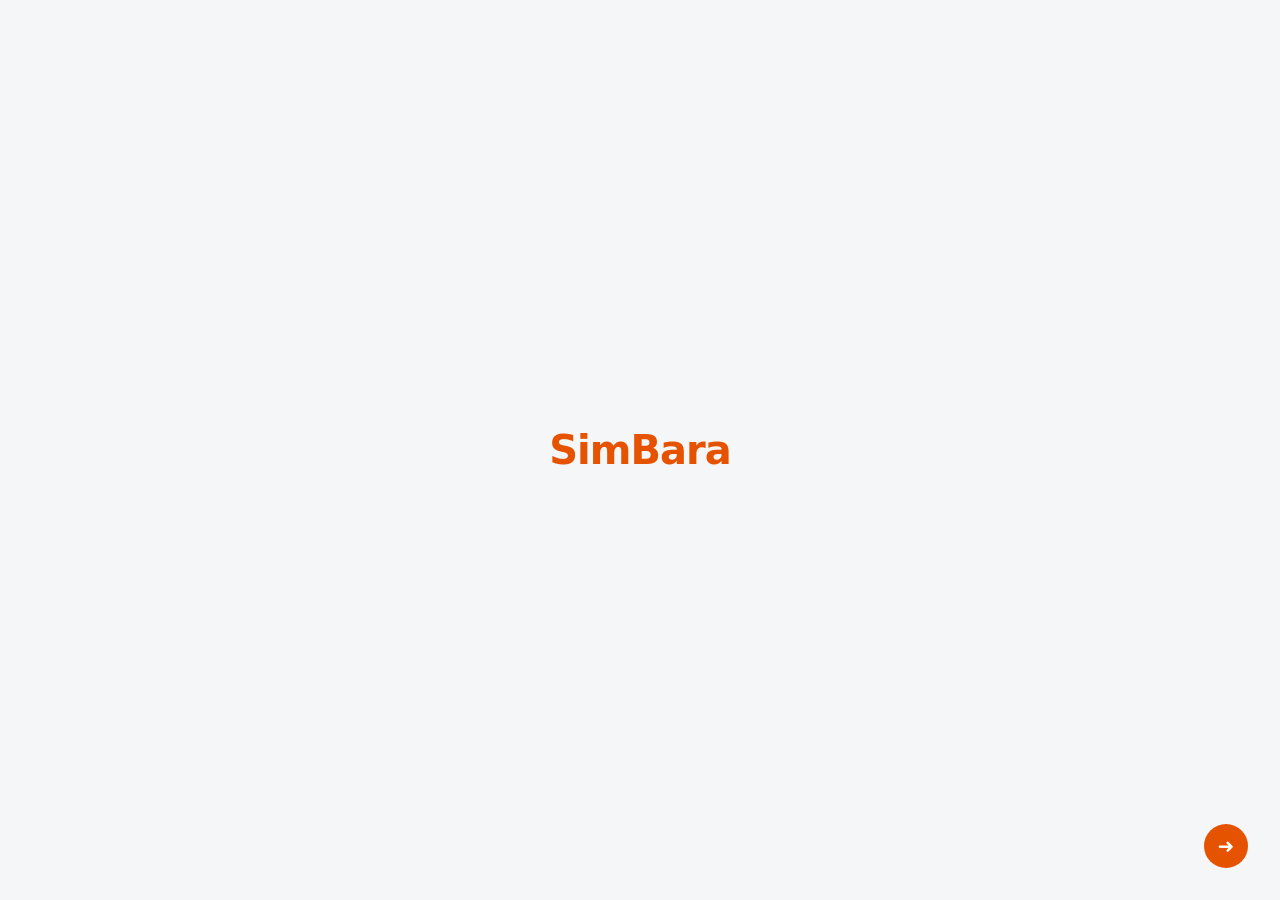
<file: index.html>
<!doctype html><html lang="id"><head><meta charset="utf-8"><meta name="viewport" content="width=device-width,initial-scale=1"><title>SimBaRa</title><link href="https://cdn.jsdelivr.net/npm/bootstrap@5.3.3/dist/css/bootstrap.min.css" rel="stylesheet"><link href="assets/style.css" rel="stylesheet"></head><body><main class="splash-page"><div class="splash-logo">SimBara</div><a class="splash-next" href="login.html">➜</a></main><script src="assets/app.js"></script></body></html>
</file>
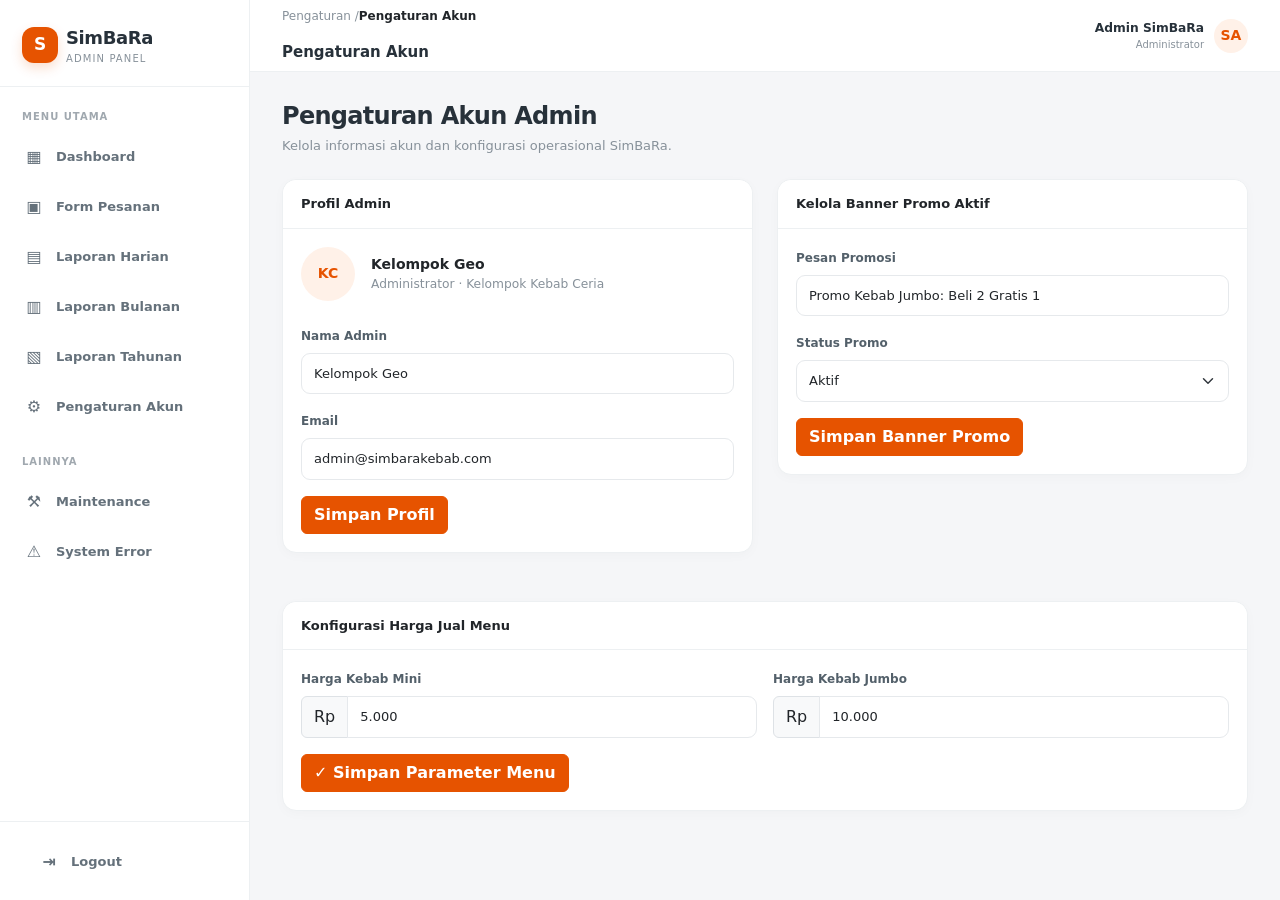
<file: akun.html>
<!doctype html><html lang="id"><head><meta charset="utf-8"><meta name="viewport" content="width=device-width,initial-scale=1"><title>Pengaturan Akun — SimBaRa Admin</title><link href="https://cdn.jsdelivr.net/npm/bootstrap@5.3.3/dist/css/bootstrap.min.css" rel="stylesheet"><link href="assets/style.css" rel="stylesheet"></head><body><div class="app-shell"><aside class="sidebar" id="sidebar"><div class="brand d-flex align-items-center gap-2"><div class="brand-mark">S</div><div><div class="brand-name">SimBaRa</div><div class="brand-sub">ADMIN PANEL</div></div></div><div class="side-label">Menu Utama</div><a class="side-link " href="dashboard.html"><span class="nav-icon">▦</span>Dashboard</a><a class="side-link " href="pesanan.html"><span class="nav-icon">▣</span>Form Pesanan</a><a class="side-link " href="laporan-harian.html"><span class="nav-icon">▤</span>Laporan Harian</a><a class="side-link " href="laporan-bulanan.html"><span class="nav-icon">▥</span>Laporan Bulanan</a><a class="side-link " href="laporan-tahunan.html"><span class="nav-icon">▧</span>Laporan Tahunan</a><a class="side-link " href="akun.html"><span class="nav-icon">⚙</span>Pengaturan Akun</a><div class="side-label">Lainnya</div><a class="side-link" href="maintenance.html"><span class="nav-icon">⚒</span>Maintenance</a><a class="side-link" href="error.html"><span class="nav-icon">⚠</span>System Error</a><div class="sidebar-bottom"><a class="side-link mb-0" href="logout.html"><span class="nav-icon">⇥</span>Logout</a></div></aside><main class="main"><header class="topbar"><div class="d-flex align-items-center gap-3"><button class="btn btn-light border mobile-toggle" data-sidebar-toggle>☰</button><div><div class="breadcrumb">Pengaturan / <strong class="text-dark">Pengaturan Akun</strong></div><div class="top-title">Pengaturan Akun</div></div></div><div class="user-chip"><div class="text-end d-none d-sm-block"><div class="fw-bold small">Admin SimBaRa</div><div class="text-muted" style="font-size:10px">Administrator</div></div><div class="avatar">SA</div></div></header><div class="content"><div class="page-heading"><div><h1>Pengaturan Akun Admin</h1><p>Kelola informasi akun dan konfigurasi operasional SimBaRa.</p></div></div><div class="row g-4"><div class="col-xl-6"><section class="card mb-4"><div class="card-header"><h2 class="card-title">Profil Admin</h2></div><div class="card-body"><div class="d-flex align-items-center gap-3 mb-4"><div class="avatar" style="width:54px;height:54px">KC</div><div><b>Kelompok Geo</b><div class="text-muted small">Administrator · Kelompok Kebab Ceria</div></div></div><label class="form-label">Nama Admin</label><input class="form-control mb-3" value="Kelompok Geo"><label class="form-label">Email</label><input class="form-control mb-3" value="admin@simbarakebab.com"><button class="btn btn-brand">Simpan Profil</button></div></section></div><div class="col-xl-6"><section class="card mb-4"><div class="card-header"><h2 class="card-title">Kelola Banner Promo Aktif</h2></div><div class="card-body"><label class="form-label">Pesan Promosi</label><input class="form-control mb-3" value="Promo Kebab Jumbo: Beli 2 Gratis 1"><label class="form-label">Status Promo</label><select class="form-select mb-3"><option>Aktif</option><option>Nonaktif</option></select><button class="btn btn-brand">Simpan Banner Promo</button></div></section></div><div class="col-12"><section class="card mb-4"><div class="card-header"><h2 class="card-title">Konfigurasi Harga Jual Menu</h2></div><div class="card-body"><div class="row g-3"><div class="col-md-6"><label class="form-label">Harga Kebab Mini</label><div class="input-group"><span class="input-group-text">Rp</span><input class="form-control" value="5.000"></div></div><div class="col-md-6"><label class="form-label">Harga Kebab Jumbo</label><div class="input-group"><span class="input-group-text">Rp</span><input class="form-control" value="10.000"></div></div></div><button class="btn btn-brand mt-3">✓ Simpan Parameter Menu</button></div></section></div></div></div></main></div><script src="https://cdn.jsdelivr.net/npm/bootstrap@5.3.3/dist/js/bootstrap.bundle.min.js"></script><script src="assets/app.js"></script></body></html>
</file>
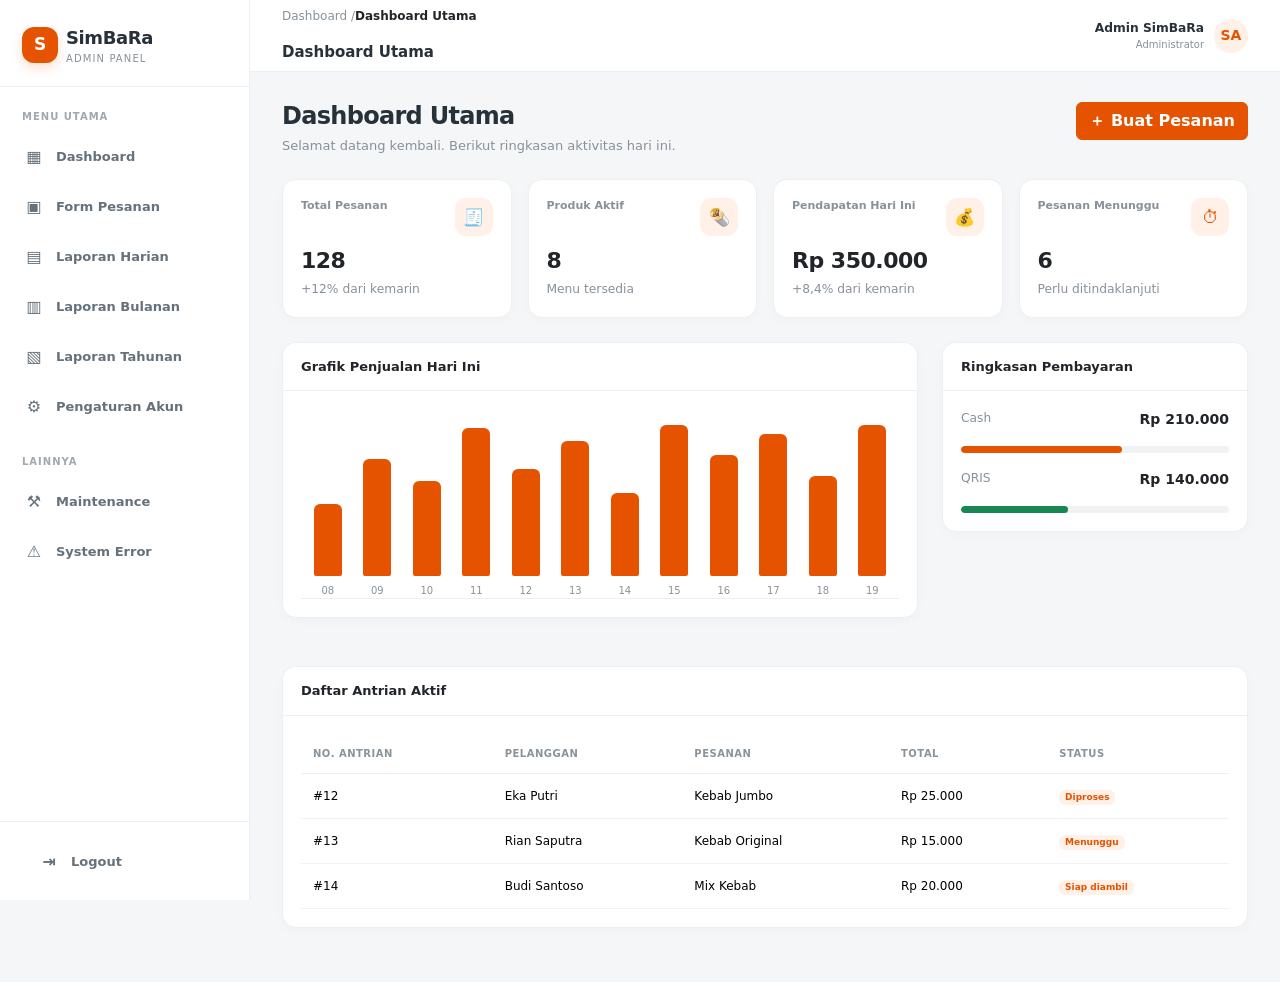
<file: dashboard.html>
<!doctype html><html lang="id"><head><meta charset="utf-8"><meta name="viewport" content="width=device-width,initial-scale=1"><title>Dashboard Utama — SimBaRa Admin</title><link href="https://cdn.jsdelivr.net/npm/bootstrap@5.3.3/dist/css/bootstrap.min.css" rel="stylesheet"><link href="assets/style.css" rel="stylesheet"></head><body><div class="app-shell"><aside class="sidebar" id="sidebar"><div class="brand d-flex align-items-center gap-2"><div class="brand-mark">S</div><div><div class="brand-name">SimBaRa</div><div class="brand-sub">ADMIN PANEL</div></div></div><div class="side-label">Menu Utama</div><a class="side-link " href="dashboard.html"><span class="nav-icon">▦</span>Dashboard</a><a class="side-link " href="pesanan.html"><span class="nav-icon">▣</span>Form Pesanan</a><a class="side-link " href="laporan-harian.html"><span class="nav-icon">▤</span>Laporan Harian</a><a class="side-link " href="laporan-bulanan.html"><span class="nav-icon">▥</span>Laporan Bulanan</a><a class="side-link " href="laporan-tahunan.html"><span class="nav-icon">▧</span>Laporan Tahunan</a><a class="side-link " href="akun.html"><span class="nav-icon">⚙</span>Pengaturan Akun</a><div class="side-label">Lainnya</div><a class="side-link" href="maintenance.html"><span class="nav-icon">⚒</span>Maintenance</a><a class="side-link" href="error.html"><span class="nav-icon">⚠</span>System Error</a><div class="sidebar-bottom"><a class="side-link mb-0" href="logout.html"><span class="nav-icon">⇥</span>Logout</a></div></aside><main class="main"><header class="topbar"><div class="d-flex align-items-center gap-3"><button class="btn btn-light border mobile-toggle" data-sidebar-toggle>☰</button><div><div class="breadcrumb">Dashboard / <strong class="text-dark">Dashboard Utama</strong></div><div class="top-title">Dashboard Utama</div></div></div><div class="user-chip"><div class="text-end d-none d-sm-block"><div class="fw-bold small">Admin SimBaRa</div><div class="text-muted" style="font-size:10px">Administrator</div></div><div class="avatar">SA</div></div></header><div class="content"><div class="page-heading"><div><h1>Dashboard Utama</h1><p>Selamat datang kembali. Berikut ringkasan aktivitas hari ini.</p></div><a class="btn btn-brand" href="pesanan.html">＋ Buat Pesanan</a></div><div class="row g-3 mb-4"><div class="col-6 col-xl-3"><div class="card stat-card h-100"><div class="d-flex justify-content-between"><div class="stat-label">Total Pesanan</div><div class="stat-icon">🧾</div></div><div class="stat-value">128</div><div class="text-muted small">+12% dari kemarin</div></div></div><div class="col-6 col-xl-3"><div class="card stat-card h-100"><div class="d-flex justify-content-between"><div class="stat-label">Produk Aktif</div><div class="stat-icon">🌯</div></div><div class="stat-value">8</div><div class="text-muted small">Menu tersedia</div></div></div><div class="col-6 col-xl-3"><div class="card stat-card h-100"><div class="d-flex justify-content-between"><div class="stat-label">Pendapatan Hari Ini</div><div class="stat-icon">💰</div></div><div class="stat-value">Rp 350.000</div><div class="text-muted small">+8,4% dari kemarin</div></div></div><div class="col-6 col-xl-3"><div class="card stat-card h-100"><div class="d-flex justify-content-between"><div class="stat-label">Pesanan Menunggu</div><div class="stat-icon">⏱</div></div><div class="stat-value">6</div><div class="text-muted small">Perlu ditindaklanjuti</div></div></div></div><div class="row g-4"><div class="col-xl-8"><section class="card mb-4"><div class="card-header"><h2 class="card-title">Grafik Penjualan Hari Ini</h2></div><div class="card-body"><div class="chart-bars"><div class="chart-col"><div class="chart-bar " style="height:42%"></div><span class="chart-label">08</span></div><div class="chart-col"><div class="chart-bar " style="height:68%"></div><span class="chart-label">09</span></div><div class="chart-col"><div class="chart-bar " style="height:55%"></div><span class="chart-label">10</span></div><div class="chart-col"><div class="chart-bar " style="height:86%"></div><span class="chart-label">11</span></div><div class="chart-col"><div class="chart-bar " style="height:62%"></div><span class="chart-label">12</span></div><div class="chart-col"><div class="chart-bar " style="height:78%"></div><span class="chart-label">13</span></div><div class="chart-col"><div class="chart-bar " style="height:48%"></div><span class="chart-label">14</span></div><div class="chart-col"><div class="chart-bar " style="height:93%"></div><span class="chart-label">15</span></div><div class="chart-col"><div class="chart-bar " style="height:70%"></div><span class="chart-label">16</span></div><div class="chart-col"><div class="chart-bar " style="height:82%"></div><span class="chart-label">17</span></div><div class="chart-col"><div class="chart-bar " style="height:58%"></div><span class="chart-label">18</span></div><div class="chart-col"><div class="chart-bar " style="height:96%"></div><span class="chart-label">19</span></div></div></div></section></div><div class="col-xl-4"><section class="card mb-4"><div class="card-header"><h2 class="card-title">Ringkasan Pembayaran</h2></div><div class="card-body"><div class="d-flex justify-content-between mb-3"><span class="text-muted small">Cash</span><b>Rp 210.000</b></div><div class="progress mb-3"><div class="progress-bar" style="width:60%"></div></div><div class="d-flex justify-content-between mb-3"><span class="text-muted small">QRIS</span><b>Rp 140.000</b></div><div class="progress"><div class="progress-bar bg-success" style="width:40%"></div></div></div></section></div><div class="col-12"><section class="card mb-4"><div class="card-header"><h2 class="card-title">Daftar Antrian Aktif</h2></div><div class="card-body"><div class="table-responsive"><table class="table mb-0"><thead><tr><th>No. Antrian</th><th>Pelanggan</th><th>Pesanan</th><th>Total</th><th>Status</th></tr></thead><tbody><tr><td>#12</td><td>Eka Putri</td><td>Kebab Jumbo</td><td>Rp 25.000</td><td><span class="badge badge-orange">Diproses</span></td></tr><tr><td>#13</td><td>Rian Saputra</td><td>Kebab Original</td><td>Rp 15.000</td><td><span class="badge badge-orange">Menunggu</span></td></tr><tr><td>#14</td><td>Budi Santoso</td><td>Mix Kebab</td><td>Rp 20.000</td><td><span class="badge badge-orange">Siap diambil</span></td></tr></tbody></table></div></div></section></div></div></div></main></div><script src="https://cdn.jsdelivr.net/npm/bootstrap@5.3.3/dist/js/bootstrap.bundle.min.js"></script><script src="assets/app.js"></script></body></html>
</file>
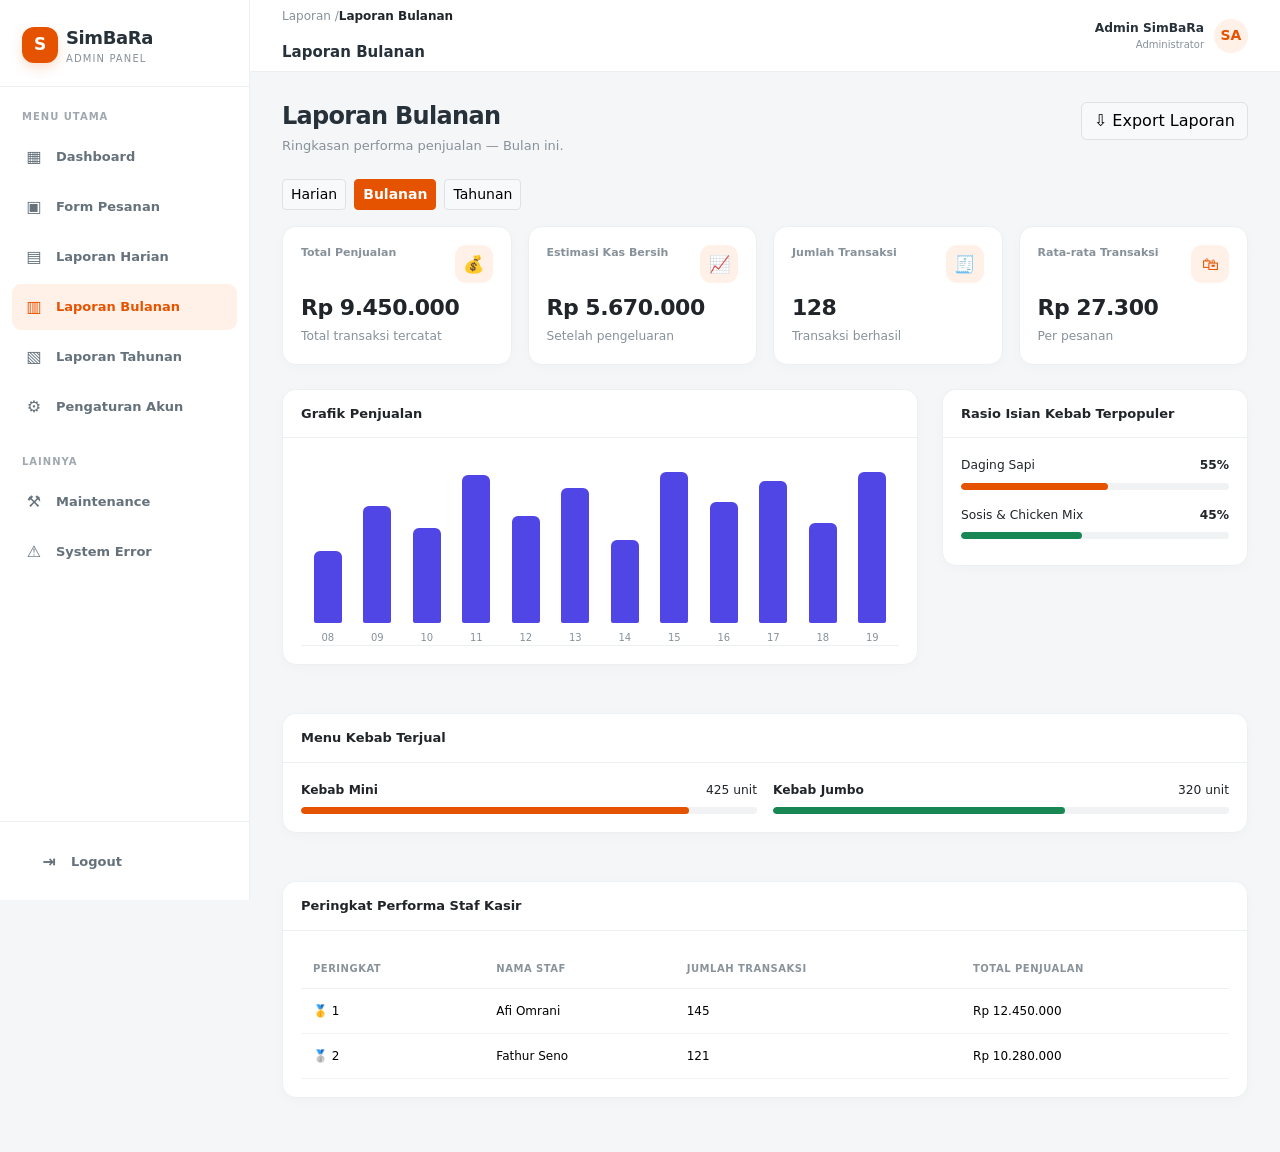
<file: laporan-bulanan.html>
<!doctype html><html lang="id"><head><meta charset="utf-8"><meta name="viewport" content="width=device-width,initial-scale=1"><title>Laporan Bulanan — SimBaRa Admin</title><link href="https://cdn.jsdelivr.net/npm/bootstrap@5.3.3/dist/css/bootstrap.min.css" rel="stylesheet"><link href="assets/style.css" rel="stylesheet"></head><body><div class="app-shell"><aside class="sidebar" id="sidebar"><div class="brand d-flex align-items-center gap-2"><div class="brand-mark">S</div><div><div class="brand-name">SimBaRa</div><div class="brand-sub">ADMIN PANEL</div></div></div><div class="side-label">Menu Utama</div><a class="side-link " href="dashboard.html"><span class="nav-icon">▦</span>Dashboard</a><a class="side-link " href="pesanan.html"><span class="nav-icon">▣</span>Form Pesanan</a><a class="side-link " href="laporan-harian.html"><span class="nav-icon">▤</span>Laporan Harian</a><a class="side-link active" href="laporan-bulanan.html"><span class="nav-icon">▥</span>Laporan Bulanan</a><a class="side-link " href="laporan-tahunan.html"><span class="nav-icon">▧</span>Laporan Tahunan</a><a class="side-link " href="akun.html"><span class="nav-icon">⚙</span>Pengaturan Akun</a><div class="side-label">Lainnya</div><a class="side-link" href="maintenance.html"><span class="nav-icon">⚒</span>Maintenance</a><a class="side-link" href="error.html"><span class="nav-icon">⚠</span>System Error</a><div class="sidebar-bottom"><a class="side-link mb-0" href="logout.html"><span class="nav-icon">⇥</span>Logout</a></div></aside><main class="main"><header class="topbar"><div class="d-flex align-items-center gap-3"><button class="btn btn-light border mobile-toggle" data-sidebar-toggle>☰</button><div><div class="breadcrumb">Laporan / <strong class="text-dark">Laporan Bulanan</strong></div><div class="top-title">Laporan Bulanan</div></div></div><div class="user-chip"><div class="text-end d-none d-sm-block"><div class="fw-bold small">Admin SimBaRa</div><div class="text-muted" style="font-size:10px">Administrator</div></div><div class="avatar">SA</div></div></header><div class="content"><div class="page-heading"><div><h1>Laporan Bulanan</h1><p>Ringkasan performa penjualan — Bulan ini.</p></div><button class="btn btn-light border">⇩ Export Laporan</button></div><div class="d-flex gap-2 mb-3 flex-wrap"><a class="btn btn-light border btn-sm" href="laporan-harian.html">Harian</a><a class="btn btn-brand btn-sm" href="laporan-bulanan.html">Bulanan</a><a class="btn btn-light border btn-sm" href="laporan-tahunan.html">Tahunan</a></div><div class="row g-3 mb-4"><div class="col-6 col-xl-3"><div class="card stat-card h-100"><div class="d-flex justify-content-between"><div class="stat-label">Total Penjualan</div><div class="stat-icon">💰</div></div><div class="stat-value">Rp 9.450.000</div><div class="text-muted small">Total transaksi tercatat</div></div></div><div class="col-6 col-xl-3"><div class="card stat-card h-100"><div class="d-flex justify-content-between"><div class="stat-label">Estimasi Kas Bersih</div><div class="stat-icon">📈</div></div><div class="stat-value">Rp 5.670.000</div><div class="text-muted small">Setelah pengeluaran</div></div></div><div class="col-6 col-xl-3"><div class="card stat-card h-100"><div class="d-flex justify-content-between"><div class="stat-label">Jumlah Transaksi</div><div class="stat-icon">🧾</div></div><div class="stat-value">128</div><div class="text-muted small">Transaksi berhasil</div></div></div><div class="col-6 col-xl-3"><div class="card stat-card h-100"><div class="d-flex justify-content-between"><div class="stat-label">Rata-rata Transaksi</div><div class="stat-icon">🛍</div></div><div class="stat-value">Rp 27.300</div><div class="text-muted small">Per pesanan</div></div></div></div><div class="row g-4"><div class="col-xl-8"><section class="card mb-4"><div class="card-header"><h2 class="card-title">Grafik Penjualan</h2></div><div class="card-body"><div class="chart-bars"><div class="chart-col"><div class="chart-bar blue" style="height:42%"></div><span class="chart-label">08</span></div><div class="chart-col"><div class="chart-bar blue" style="height:68%"></div><span class="chart-label">09</span></div><div class="chart-col"><div class="chart-bar blue" style="height:55%"></div><span class="chart-label">10</span></div><div class="chart-col"><div class="chart-bar blue" style="height:86%"></div><span class="chart-label">11</span></div><div class="chart-col"><div class="chart-bar blue" style="height:62%"></div><span class="chart-label">12</span></div><div class="chart-col"><div class="chart-bar blue" style="height:78%"></div><span class="chart-label">13</span></div><div class="chart-col"><div class="chart-bar blue" style="height:48%"></div><span class="chart-label">14</span></div><div class="chart-col"><div class="chart-bar blue" style="height:93%"></div><span class="chart-label">15</span></div><div class="chart-col"><div class="chart-bar blue" style="height:70%"></div><span class="chart-label">16</span></div><div class="chart-col"><div class="chart-bar blue" style="height:82%"></div><span class="chart-label">17</span></div><div class="chart-col"><div class="chart-bar blue" style="height:58%"></div><span class="chart-label">18</span></div><div class="chart-col"><div class="chart-bar blue" style="height:96%"></div><span class="chart-label">19</span></div></div></div></section></div><div class="col-xl-4"><section class="card mb-4"><div class="card-header"><h2 class="card-title">Rasio Isian Kebab Terpopuler</h2></div><div class="card-body"><div class="d-flex justify-content-between small"><span>Daging Sapi</span><b>55%</b></div><div class="progress my-2"><div class="progress-bar" style="width:55%"></div></div><div class="d-flex justify-content-between small mt-3"><span>Sosis & Chicken Mix</span><b>45%</b></div><div class="progress my-2"><div class="progress-bar bg-success" style="width:45%"></div></div></div></section></div><div class="col-12"><section class="card mb-4"><div class="card-header"><h2 class="card-title">Menu Kebab Terjual</h2></div><div class="card-body"><div class="row g-3"><div class="col-md-6"><div class="d-flex justify-content-between small"><b>Kebab Mini</b><span>425 unit</span></div><div class="progress mt-2"><div class="progress-bar" style="width:85%"></div></div></div><div class="col-md-6"><div class="d-flex justify-content-between small"><b>Kebab Jumbo</b><span>320 unit</span></div><div class="progress mt-2"><div class="progress-bar bg-success" style="width:64%"></div></div></div></div></div></section></div><div class="col-12"><section class="card mb-4"><div class="card-header"><h2 class="card-title">Peringkat Performa Staf Kasir</h2></div><div class="card-body"><div class="table-responsive"><table class="table mb-0"><thead><tr><th>Peringkat</th><th>Nama Staf</th><th>Jumlah Transaksi</th><th>Total Penjualan</th></tr></thead><tbody><tr><td>🥇 1</td><td>Afi Omrani</td><td>145</td><td>Rp 12.450.000</td></tr><tr><td>🥈 2</td><td>Fathur Seno</td><td>121</td><td>Rp 10.280.000</td></tr></tbody></table></div></div></section></div></div></div></main></div><script src="https://cdn.jsdelivr.net/npm/bootstrap@5.3.3/dist/js/bootstrap.bundle.min.js"></script><script src="assets/app.js"></script></body></html>
</file>
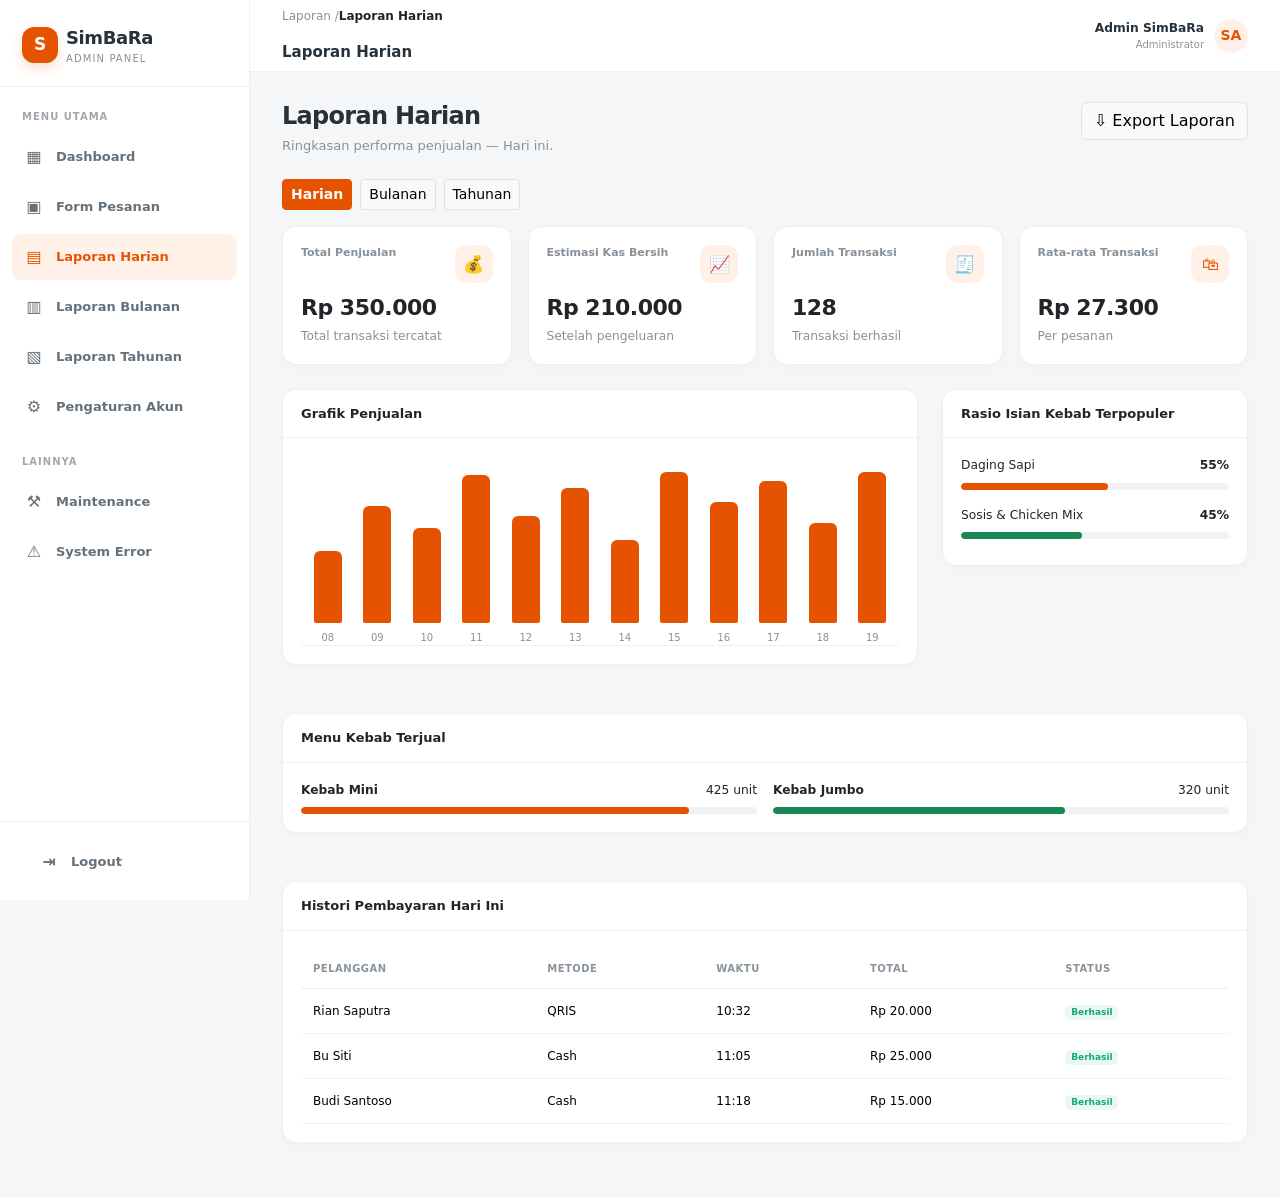
<file: laporan-harian.html>
<!doctype html><html lang="id"><head><meta charset="utf-8"><meta name="viewport" content="width=device-width,initial-scale=1"><title>Laporan Harian — SimBaRa Admin</title><link href="https://cdn.jsdelivr.net/npm/bootstrap@5.3.3/dist/css/bootstrap.min.css" rel="stylesheet"><link href="assets/style.css" rel="stylesheet"></head><body><div class="app-shell"><aside class="sidebar" id="sidebar"><div class="brand d-flex align-items-center gap-2"><div class="brand-mark">S</div><div><div class="brand-name">SimBaRa</div><div class="brand-sub">ADMIN PANEL</div></div></div><div class="side-label">Menu Utama</div><a class="side-link " href="dashboard.html"><span class="nav-icon">▦</span>Dashboard</a><a class="side-link " href="pesanan.html"><span class="nav-icon">▣</span>Form Pesanan</a><a class="side-link active" href="laporan-harian.html"><span class="nav-icon">▤</span>Laporan Harian</a><a class="side-link " href="laporan-bulanan.html"><span class="nav-icon">▥</span>Laporan Bulanan</a><a class="side-link " href="laporan-tahunan.html"><span class="nav-icon">▧</span>Laporan Tahunan</a><a class="side-link " href="akun.html"><span class="nav-icon">⚙</span>Pengaturan Akun</a><div class="side-label">Lainnya</div><a class="side-link" href="maintenance.html"><span class="nav-icon">⚒</span>Maintenance</a><a class="side-link" href="error.html"><span class="nav-icon">⚠</span>System Error</a><div class="sidebar-bottom"><a class="side-link mb-0" href="logout.html"><span class="nav-icon">⇥</span>Logout</a></div></aside><main class="main"><header class="topbar"><div class="d-flex align-items-center gap-3"><button class="btn btn-light border mobile-toggle" data-sidebar-toggle>☰</button><div><div class="breadcrumb">Laporan / <strong class="text-dark">Laporan Harian</strong></div><div class="top-title">Laporan Harian</div></div></div><div class="user-chip"><div class="text-end d-none d-sm-block"><div class="fw-bold small">Admin SimBaRa</div><div class="text-muted" style="font-size:10px">Administrator</div></div><div class="avatar">SA</div></div></header><div class="content"><div class="page-heading"><div><h1>Laporan Harian</h1><p>Ringkasan performa penjualan — Hari ini.</p></div><button class="btn btn-light border">⇩ Export Laporan</button></div><div class="d-flex gap-2 mb-3 flex-wrap"><a class="btn btn-brand btn-sm" href="laporan-harian.html">Harian</a><a class="btn btn-light border btn-sm" href="laporan-bulanan.html">Bulanan</a><a class="btn btn-light border btn-sm" href="laporan-tahunan.html">Tahunan</a></div><div class="row g-3 mb-4"><div class="col-6 col-xl-3"><div class="card stat-card h-100"><div class="d-flex justify-content-between"><div class="stat-label">Total Penjualan</div><div class="stat-icon">💰</div></div><div class="stat-value">Rp 350.000</div><div class="text-muted small">Total transaksi tercatat</div></div></div><div class="col-6 col-xl-3"><div class="card stat-card h-100"><div class="d-flex justify-content-between"><div class="stat-label">Estimasi Kas Bersih</div><div class="stat-icon">📈</div></div><div class="stat-value">Rp 210.000</div><div class="text-muted small">Setelah pengeluaran</div></div></div><div class="col-6 col-xl-3"><div class="card stat-card h-100"><div class="d-flex justify-content-between"><div class="stat-label">Jumlah Transaksi</div><div class="stat-icon">🧾</div></div><div class="stat-value">128</div><div class="text-muted small">Transaksi berhasil</div></div></div><div class="col-6 col-xl-3"><div class="card stat-card h-100"><div class="d-flex justify-content-between"><div class="stat-label">Rata-rata Transaksi</div><div class="stat-icon">🛍</div></div><div class="stat-value">Rp 27.300</div><div class="text-muted small">Per pesanan</div></div></div></div><div class="row g-4"><div class="col-xl-8"><section class="card mb-4"><div class="card-header"><h2 class="card-title">Grafik Penjualan</h2></div><div class="card-body"><div class="chart-bars"><div class="chart-col"><div class="chart-bar " style="height:42%"></div><span class="chart-label">08</span></div><div class="chart-col"><div class="chart-bar " style="height:68%"></div><span class="chart-label">09</span></div><div class="chart-col"><div class="chart-bar " style="height:55%"></div><span class="chart-label">10</span></div><div class="chart-col"><div class="chart-bar " style="height:86%"></div><span class="chart-label">11</span></div><div class="chart-col"><div class="chart-bar " style="height:62%"></div><span class="chart-label">12</span></div><div class="chart-col"><div class="chart-bar " style="height:78%"></div><span class="chart-label">13</span></div><div class="chart-col"><div class="chart-bar " style="height:48%"></div><span class="chart-label">14</span></div><div class="chart-col"><div class="chart-bar " style="height:93%"></div><span class="chart-label">15</span></div><div class="chart-col"><div class="chart-bar " style="height:70%"></div><span class="chart-label">16</span></div><div class="chart-col"><div class="chart-bar " style="height:82%"></div><span class="chart-label">17</span></div><div class="chart-col"><div class="chart-bar " style="height:58%"></div><span class="chart-label">18</span></div><div class="chart-col"><div class="chart-bar " style="height:96%"></div><span class="chart-label">19</span></div></div></div></section></div><div class="col-xl-4"><section class="card mb-4"><div class="card-header"><h2 class="card-title">Rasio Isian Kebab Terpopuler</h2></div><div class="card-body"><div class="d-flex justify-content-between small"><span>Daging Sapi</span><b>55%</b></div><div class="progress my-2"><div class="progress-bar" style="width:55%"></div></div><div class="d-flex justify-content-between small mt-3"><span>Sosis & Chicken Mix</span><b>45%</b></div><div class="progress my-2"><div class="progress-bar bg-success" style="width:45%"></div></div></div></section></div><div class="col-12"><section class="card mb-4"><div class="card-header"><h2 class="card-title">Menu Kebab Terjual</h2></div><div class="card-body"><div class="row g-3"><div class="col-md-6"><div class="d-flex justify-content-between small"><b>Kebab Mini</b><span>425 unit</span></div><div class="progress mt-2"><div class="progress-bar" style="width:85%"></div></div></div><div class="col-md-6"><div class="d-flex justify-content-between small"><b>Kebab Jumbo</b><span>320 unit</span></div><div class="progress mt-2"><div class="progress-bar bg-success" style="width:64%"></div></div></div></div></div></section></div><div class="col-12"><section class="card mb-4"><div class="card-header"><h2 class="card-title">Histori Pembayaran Hari Ini</h2></div><div class="card-body"><div class="table-responsive"><table class="table mb-0"><thead><tr><th>Pelanggan</th><th>Metode</th><th>Waktu</th><th>Total</th><th>Status</th></tr></thead><tbody><tr><td>Rian Saputra</td><td>QRIS</td><td>10:32</td><td>Rp 20.000</td><td><span class="badge badge-soft">Berhasil</span></td></tr><tr><td>Bu Siti</td><td>Cash</td><td>11:05</td><td>Rp 25.000</td><td><span class="badge badge-soft">Berhasil</span></td></tr><tr><td>Budi Santoso</td><td>Cash</td><td>11:18</td><td>Rp 15.000</td><td><span class="badge badge-soft">Berhasil</span></td></tr></tbody></table></div></div></section></div></div></div></main></div><script src="https://cdn.jsdelivr.net/npm/bootstrap@5.3.3/dist/js/bootstrap.bundle.min.js"></script><script src="assets/app.js"></script></body></html>
</file>
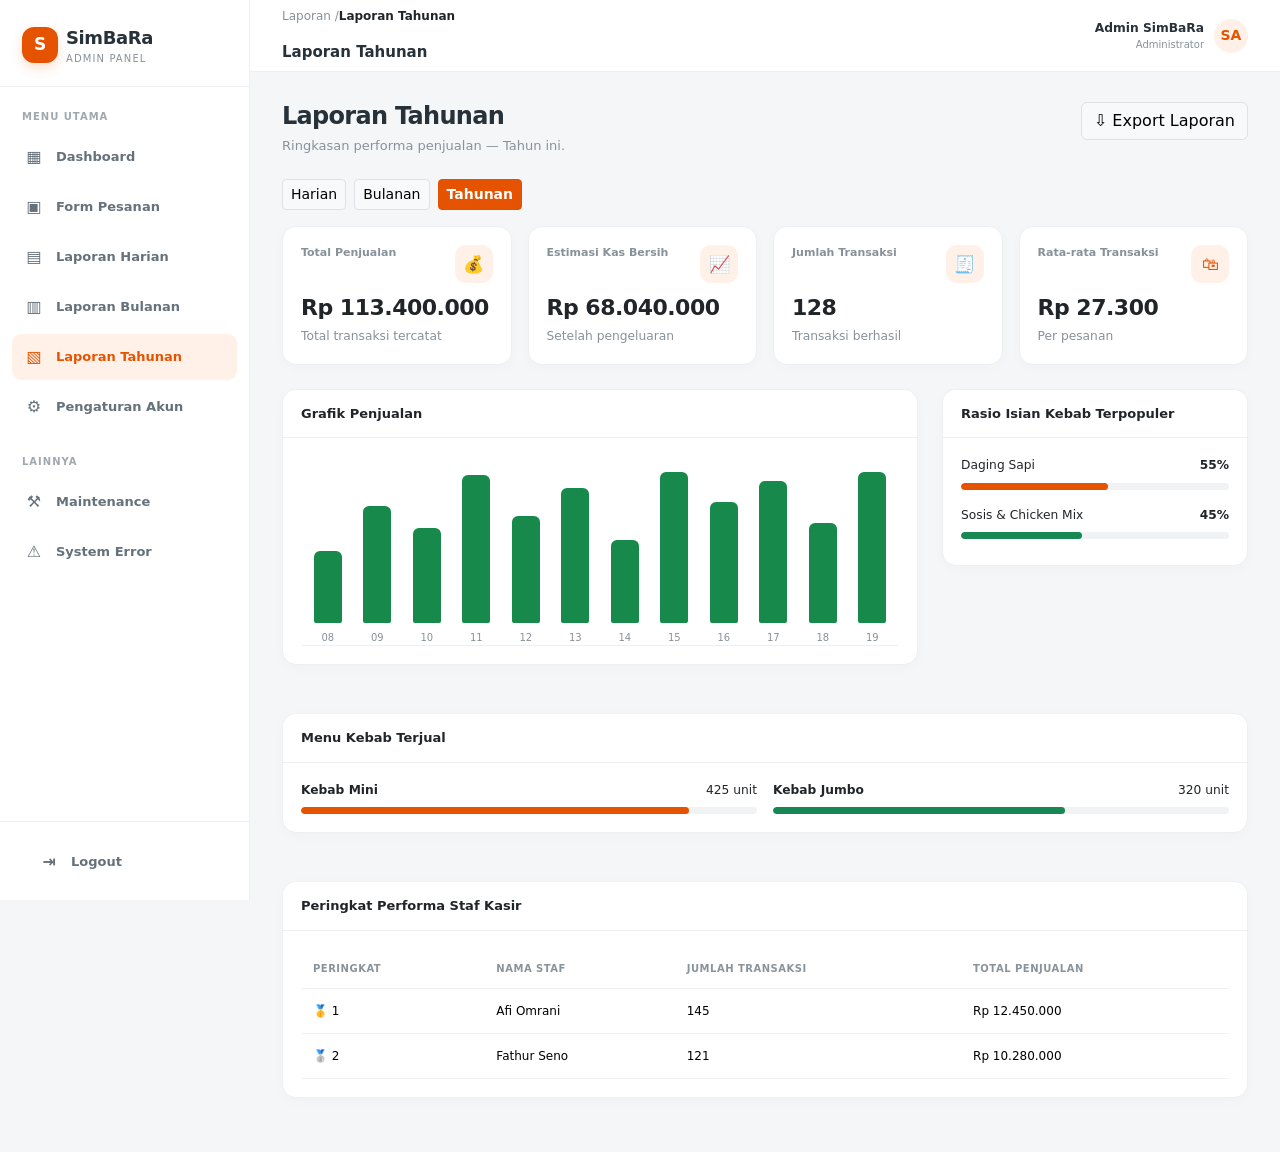
<file: laporan-tahunan.html>
<!doctype html><html lang="id"><head><meta charset="utf-8"><meta name="viewport" content="width=device-width,initial-scale=1"><title>Laporan Tahunan — SimBaRa Admin</title><link href="https://cdn.jsdelivr.net/npm/bootstrap@5.3.3/dist/css/bootstrap.min.css" rel="stylesheet"><link href="assets/style.css" rel="stylesheet"></head><body><div class="app-shell"><aside class="sidebar" id="sidebar"><div class="brand d-flex align-items-center gap-2"><div class="brand-mark">S</div><div><div class="brand-name">SimBaRa</div><div class="brand-sub">ADMIN PANEL</div></div></div><div class="side-label">Menu Utama</div><a class="side-link " href="dashboard.html"><span class="nav-icon">▦</span>Dashboard</a><a class="side-link " href="pesanan.html"><span class="nav-icon">▣</span>Form Pesanan</a><a class="side-link " href="laporan-harian.html"><span class="nav-icon">▤</span>Laporan Harian</a><a class="side-link " href="laporan-bulanan.html"><span class="nav-icon">▥</span>Laporan Bulanan</a><a class="side-link active" href="laporan-tahunan.html"><span class="nav-icon">▧</span>Laporan Tahunan</a><a class="side-link " href="akun.html"><span class="nav-icon">⚙</span>Pengaturan Akun</a><div class="side-label">Lainnya</div><a class="side-link" href="maintenance.html"><span class="nav-icon">⚒</span>Maintenance</a><a class="side-link" href="error.html"><span class="nav-icon">⚠</span>System Error</a><div class="sidebar-bottom"><a class="side-link mb-0" href="logout.html"><span class="nav-icon">⇥</span>Logout</a></div></aside><main class="main"><header class="topbar"><div class="d-flex align-items-center gap-3"><button class="btn btn-light border mobile-toggle" data-sidebar-toggle>☰</button><div><div class="breadcrumb">Laporan / <strong class="text-dark">Laporan Tahunan</strong></div><div class="top-title">Laporan Tahunan</div></div></div><div class="user-chip"><div class="text-end d-none d-sm-block"><div class="fw-bold small">Admin SimBaRa</div><div class="text-muted" style="font-size:10px">Administrator</div></div><div class="avatar">SA</div></div></header><div class="content"><div class="page-heading"><div><h1>Laporan Tahunan</h1><p>Ringkasan performa penjualan — Tahun ini.</p></div><button class="btn btn-light border">⇩ Export Laporan</button></div><div class="d-flex gap-2 mb-3 flex-wrap"><a class="btn btn-light border btn-sm" href="laporan-harian.html">Harian</a><a class="btn btn-light border btn-sm" href="laporan-bulanan.html">Bulanan</a><a class="btn btn-brand btn-sm" href="laporan-tahunan.html">Tahunan</a></div><div class="row g-3 mb-4"><div class="col-6 col-xl-3"><div class="card stat-card h-100"><div class="d-flex justify-content-between"><div class="stat-label">Total Penjualan</div><div class="stat-icon">💰</div></div><div class="stat-value">Rp 113.400.000</div><div class="text-muted small">Total transaksi tercatat</div></div></div><div class="col-6 col-xl-3"><div class="card stat-card h-100"><div class="d-flex justify-content-between"><div class="stat-label">Estimasi Kas Bersih</div><div class="stat-icon">📈</div></div><div class="stat-value">Rp 68.040.000</div><div class="text-muted small">Setelah pengeluaran</div></div></div><div class="col-6 col-xl-3"><div class="card stat-card h-100"><div class="d-flex justify-content-between"><div class="stat-label">Jumlah Transaksi</div><div class="stat-icon">🧾</div></div><div class="stat-value">128</div><div class="text-muted small">Transaksi berhasil</div></div></div><div class="col-6 col-xl-3"><div class="card stat-card h-100"><div class="d-flex justify-content-between"><div class="stat-label">Rata-rata Transaksi</div><div class="stat-icon">🛍</div></div><div class="stat-value">Rp 27.300</div><div class="text-muted small">Per pesanan</div></div></div></div><div class="row g-4"><div class="col-xl-8"><section class="card mb-4"><div class="card-header"><h2 class="card-title">Grafik Penjualan</h2></div><div class="card-body"><div class="chart-bars"><div class="chart-col"><div class="chart-bar green" style="height:42%"></div><span class="chart-label">08</span></div><div class="chart-col"><div class="chart-bar green" style="height:68%"></div><span class="chart-label">09</span></div><div class="chart-col"><div class="chart-bar green" style="height:55%"></div><span class="chart-label">10</span></div><div class="chart-col"><div class="chart-bar green" style="height:86%"></div><span class="chart-label">11</span></div><div class="chart-col"><div class="chart-bar green" style="height:62%"></div><span class="chart-label">12</span></div><div class="chart-col"><div class="chart-bar green" style="height:78%"></div><span class="chart-label">13</span></div><div class="chart-col"><div class="chart-bar green" style="height:48%"></div><span class="chart-label">14</span></div><div class="chart-col"><div class="chart-bar green" style="height:93%"></div><span class="chart-label">15</span></div><div class="chart-col"><div class="chart-bar green" style="height:70%"></div><span class="chart-label">16</span></div><div class="chart-col"><div class="chart-bar green" style="height:82%"></div><span class="chart-label">17</span></div><div class="chart-col"><div class="chart-bar green" style="height:58%"></div><span class="chart-label">18</span></div><div class="chart-col"><div class="chart-bar green" style="height:96%"></div><span class="chart-label">19</span></div></div></div></section></div><div class="col-xl-4"><section class="card mb-4"><div class="card-header"><h2 class="card-title">Rasio Isian Kebab Terpopuler</h2></div><div class="card-body"><div class="d-flex justify-content-between small"><span>Daging Sapi</span><b>55%</b></div><div class="progress my-2"><div class="progress-bar" style="width:55%"></div></div><div class="d-flex justify-content-between small mt-3"><span>Sosis & Chicken Mix</span><b>45%</b></div><div class="progress my-2"><div class="progress-bar bg-success" style="width:45%"></div></div></div></section></div><div class="col-12"><section class="card mb-4"><div class="card-header"><h2 class="card-title">Menu Kebab Terjual</h2></div><div class="card-body"><div class="row g-3"><div class="col-md-6"><div class="d-flex justify-content-between small"><b>Kebab Mini</b><span>425 unit</span></div><div class="progress mt-2"><div class="progress-bar" style="width:85%"></div></div></div><div class="col-md-6"><div class="d-flex justify-content-between small"><b>Kebab Jumbo</b><span>320 unit</span></div><div class="progress mt-2"><div class="progress-bar bg-success" style="width:64%"></div></div></div></div></div></section></div><div class="col-12"><section class="card mb-4"><div class="card-header"><h2 class="card-title">Peringkat Performa Staf Kasir</h2></div><div class="card-body"><div class="table-responsive"><table class="table mb-0"><thead><tr><th>Peringkat</th><th>Nama Staf</th><th>Jumlah Transaksi</th><th>Total Penjualan</th></tr></thead><tbody><tr><td>🥇 1</td><td>Afi Omrani</td><td>145</td><td>Rp 12.450.000</td></tr><tr><td>🥈 2</td><td>Fathur Seno</td><td>121</td><td>Rp 10.280.000</td></tr></tbody></table></div></div></section></div></div></div></main></div><script src="https://cdn.jsdelivr.net/npm/bootstrap@5.3.3/dist/js/bootstrap.bundle.min.js"></script><script src="assets/app.js"></script></body></html>
</file>
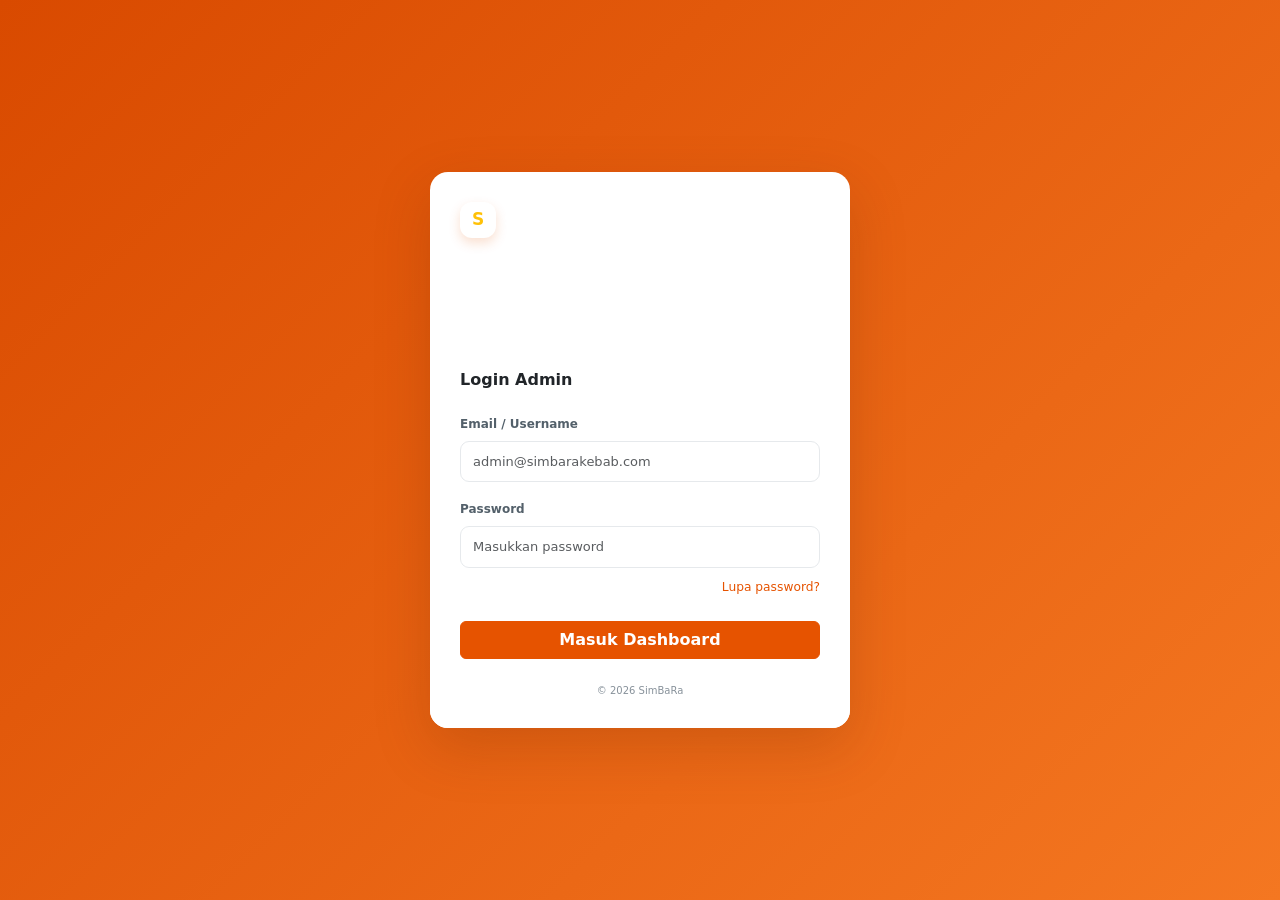
<file: login.html>
<!doctype html><html lang="id"><head><meta charset="utf-8"><meta name="viewport" content="width=device-width,initial-scale=1"><title>Login — SimBaRa</title><link href="https://cdn.jsdelivr.net/npm/bootstrap@5.3.3/dist/css/bootstrap.min.css" rel="stylesheet"><link href="assets/style.css" rel="stylesheet"></head><body><main class="auth-page"><section class="card auth-card"><div class="auth-brand"><div class="d-flex align-items-center gap-2"><div class="brand-mark bg-white text-warning">S</div><b>SimBaRa Admin</b></div><h1>Selamat Datang</h1><p class="mb-0 small">Masuk untuk mengelola pesanan dan laporan Kebab Ceria.</p></div><div class="auth-panel"><h2 class="h6 fw-bold mb-4">Login Admin</h2><form action="dashboard.html"><label class="form-label">Email / Username</label><input class="form-control mb-3" placeholder="admin@simbarakebab.com" required><label class="form-label">Password</label><input class="form-control mb-2" type="password" placeholder="Masukkan password" required><div class="text-end"><a href="#" class="small" style="color:var(--brand)">Lupa password?</a></div><button class="btn btn-brand w-100 mt-4">Masuk Dashboard</button></form><p class="text-muted text-center mt-4 mb-0" style="font-size:10px">© 2026 SimBaRa</p></div></section></main><script src="assets/app.js"></script></body></html>
</file>
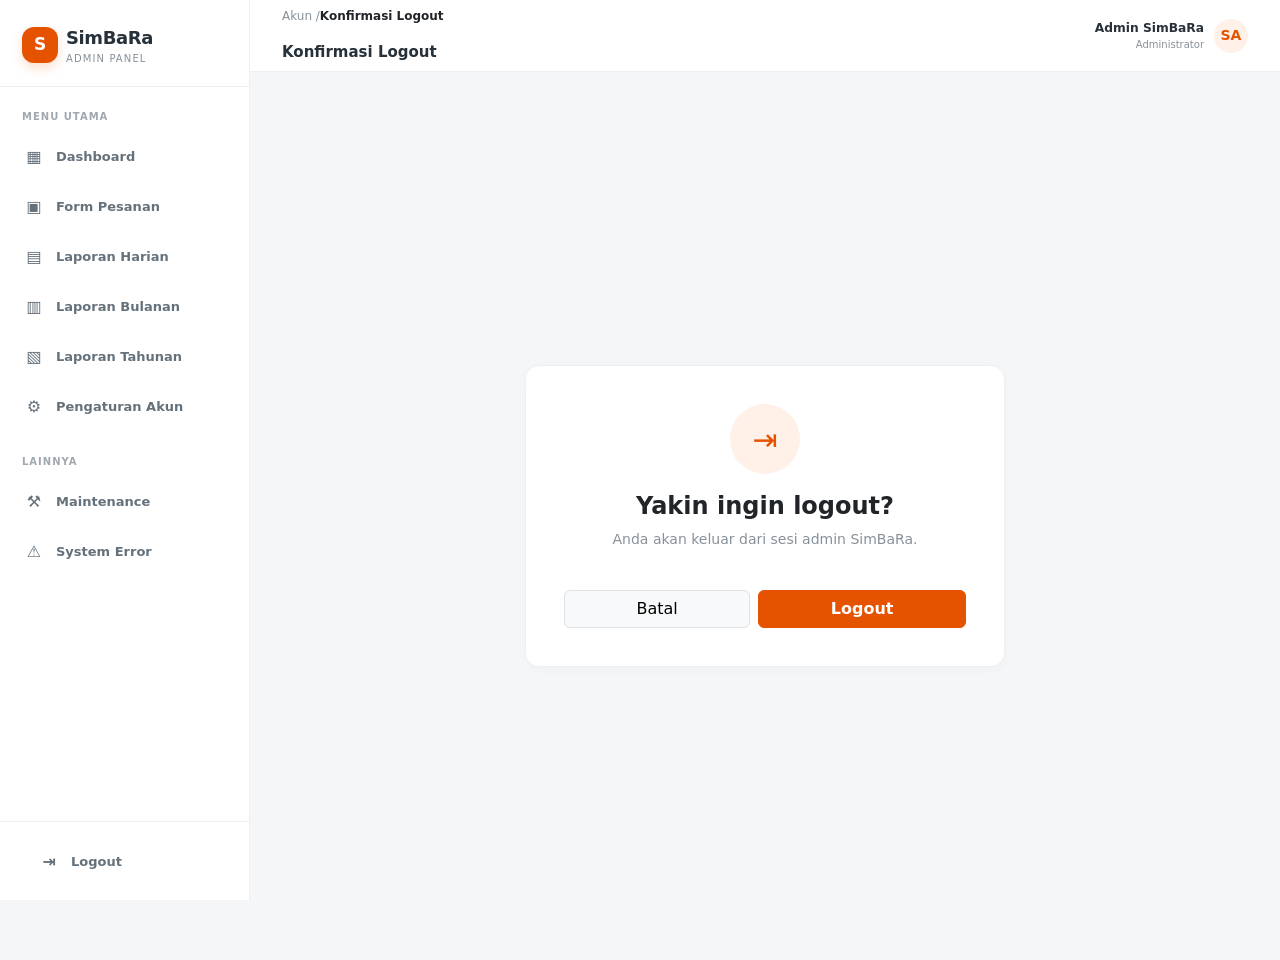
<file: logout.html>
<!doctype html><html lang="id"><head><meta charset="utf-8"><meta name="viewport" content="width=device-width,initial-scale=1"><title>Konfirmasi Logout — SimBaRa Admin</title><link href="https://cdn.jsdelivr.net/npm/bootstrap@5.3.3/dist/css/bootstrap.min.css" rel="stylesheet"><link href="assets/style.css" rel="stylesheet"></head><body><div class="app-shell"><aside class="sidebar" id="sidebar"><div class="brand d-flex align-items-center gap-2"><div class="brand-mark">S</div><div><div class="brand-name">SimBaRa</div><div class="brand-sub">ADMIN PANEL</div></div></div><div class="side-label">Menu Utama</div><a class="side-link " href="dashboard.html"><span class="nav-icon">▦</span>Dashboard</a><a class="side-link " href="pesanan.html"><span class="nav-icon">▣</span>Form Pesanan</a><a class="side-link " href="laporan-harian.html"><span class="nav-icon">▤</span>Laporan Harian</a><a class="side-link " href="laporan-bulanan.html"><span class="nav-icon">▥</span>Laporan Bulanan</a><a class="side-link " href="laporan-tahunan.html"><span class="nav-icon">▧</span>Laporan Tahunan</a><a class="side-link " href="akun.html"><span class="nav-icon">⚙</span>Pengaturan Akun</a><div class="side-label">Lainnya</div><a class="side-link" href="maintenance.html"><span class="nav-icon">⚒</span>Maintenance</a><a class="side-link" href="error.html"><span class="nav-icon">⚠</span>System Error</a><div class="sidebar-bottom"><a class="side-link mb-0" href="logout.html"><span class="nav-icon">⇥</span>Logout</a></div></aside><main class="main"><header class="topbar"><div class="d-flex align-items-center gap-3"><button class="btn btn-light border mobile-toggle" data-sidebar-toggle>☰</button><div><div class="breadcrumb">Akun / <strong class="text-dark">Konfirmasi Logout</strong></div><div class="top-title">Konfirmasi Logout</div></div></div><div class="user-chip"><div class="text-end d-none d-sm-block"><div class="fw-bold small">Admin SimBaRa</div><div class="text-muted" style="font-size:10px">Administrator</div></div><div class="avatar">SA</div></div></header><div class="content"><div class="message-wrap"><div class="card message-card"><div class="message-icon">⇥</div><h1 class="h4 fw-bold">Yakin ingin logout?</h1><p class="text-muted">Anda akan keluar dari sesi admin SimBaRa.</p><div class="d-flex gap-2 mt-4"><a href="dashboard.html" class="btn btn-light border flex-fill">Batal</a><a href="login.html" class="btn btn-brand flex-fill">Logout</a></div></div></div></div></main></div><script src="https://cdn.jsdelivr.net/npm/bootstrap@5.3.3/dist/js/bootstrap.bundle.min.js"></script><script src="assets/app.js"></script></body></html>
</file>
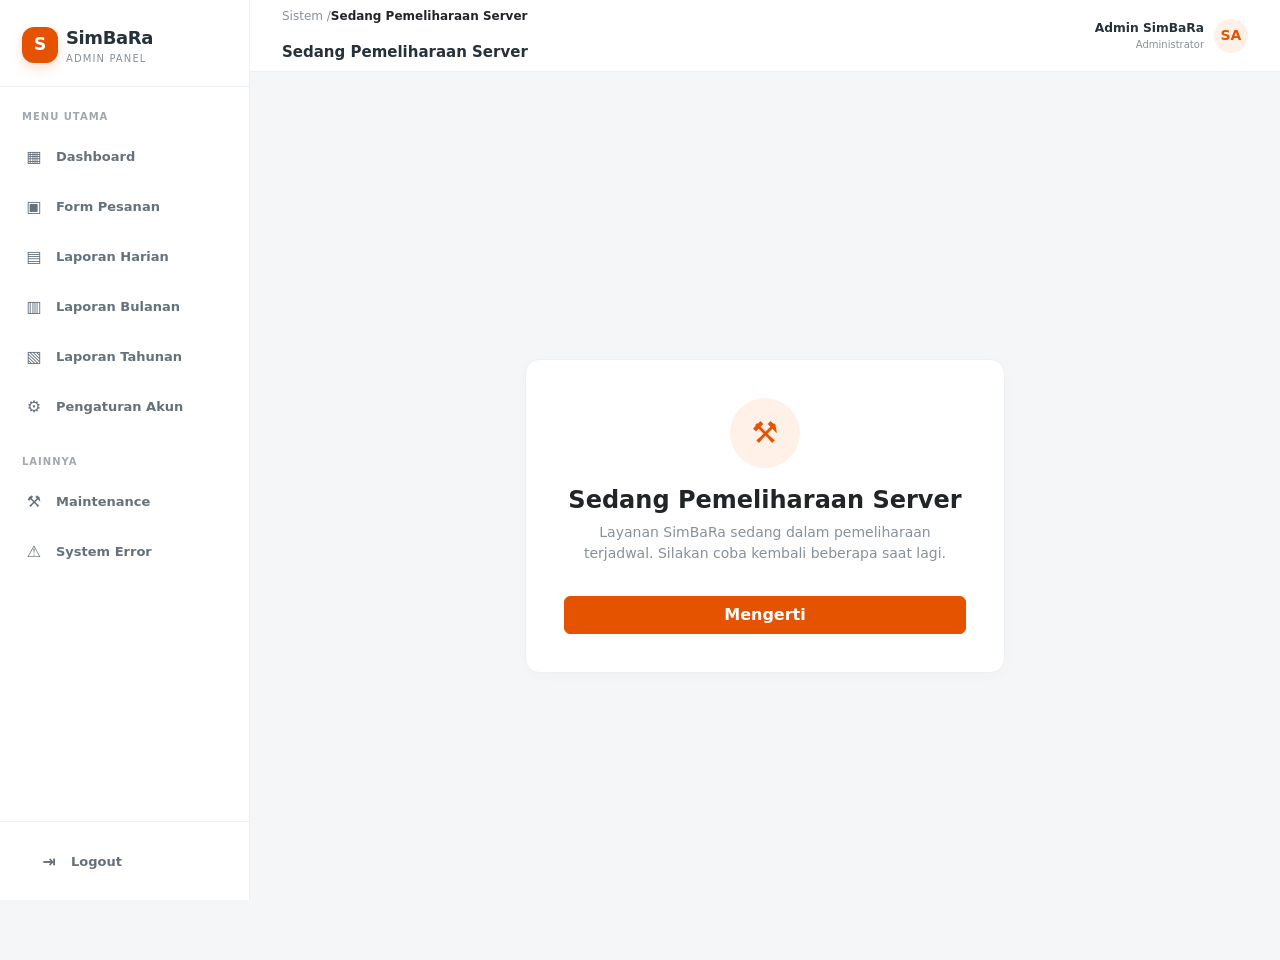
<file: maintenance.html>
<!doctype html><html lang="id"><head><meta charset="utf-8"><meta name="viewport" content="width=device-width,initial-scale=1"><title>Sedang Pemeliharaan Server — SimBaRa Admin</title><link href="https://cdn.jsdelivr.net/npm/bootstrap@5.3.3/dist/css/bootstrap.min.css" rel="stylesheet"><link href="assets/style.css" rel="stylesheet"></head><body><div class="app-shell"><aside class="sidebar" id="sidebar"><div class="brand d-flex align-items-center gap-2"><div class="brand-mark">S</div><div><div class="brand-name">SimBaRa</div><div class="brand-sub">ADMIN PANEL</div></div></div><div class="side-label">Menu Utama</div><a class="side-link " href="dashboard.html"><span class="nav-icon">▦</span>Dashboard</a><a class="side-link " href="pesanan.html"><span class="nav-icon">▣</span>Form Pesanan</a><a class="side-link " href="laporan-harian.html"><span class="nav-icon">▤</span>Laporan Harian</a><a class="side-link " href="laporan-bulanan.html"><span class="nav-icon">▥</span>Laporan Bulanan</a><a class="side-link " href="laporan-tahunan.html"><span class="nav-icon">▧</span>Laporan Tahunan</a><a class="side-link " href="akun.html"><span class="nav-icon">⚙</span>Pengaturan Akun</a><div class="side-label">Lainnya</div><a class="side-link" href="maintenance.html"><span class="nav-icon">⚒</span>Maintenance</a><a class="side-link" href="error.html"><span class="nav-icon">⚠</span>System Error</a><div class="sidebar-bottom"><a class="side-link mb-0" href="logout.html"><span class="nav-icon">⇥</span>Logout</a></div></aside><main class="main"><header class="topbar"><div class="d-flex align-items-center gap-3"><button class="btn btn-light border mobile-toggle" data-sidebar-toggle>☰</button><div><div class="breadcrumb">Sistem / <strong class="text-dark">Sedang Pemeliharaan Server</strong></div><div class="top-title">Sedang Pemeliharaan Server</div></div></div><div class="user-chip"><div class="text-end d-none d-sm-block"><div class="fw-bold small">Admin SimBaRa</div><div class="text-muted" style="font-size:10px">Administrator</div></div><div class="avatar">SA</div></div></header><div class="content"><div class="message-wrap"><div class="card message-card"><div class="message-icon ">⚒</div><h1 class="h4 fw-bold">Sedang Pemeliharaan Server</h1><p class="text-muted">Layanan SimBaRa sedang dalam pemeliharaan terjadwal. Silakan coba kembali beberapa saat lagi.</p><a href="dashboard.html" class="btn btn-brand w-100 mt-3">Mengerti</a></div></div></div></main></div><script src="https://cdn.jsdelivr.net/npm/bootstrap@5.3.3/dist/js/bootstrap.bundle.min.js"></script><script src="assets/app.js"></script></body></html>
</file>
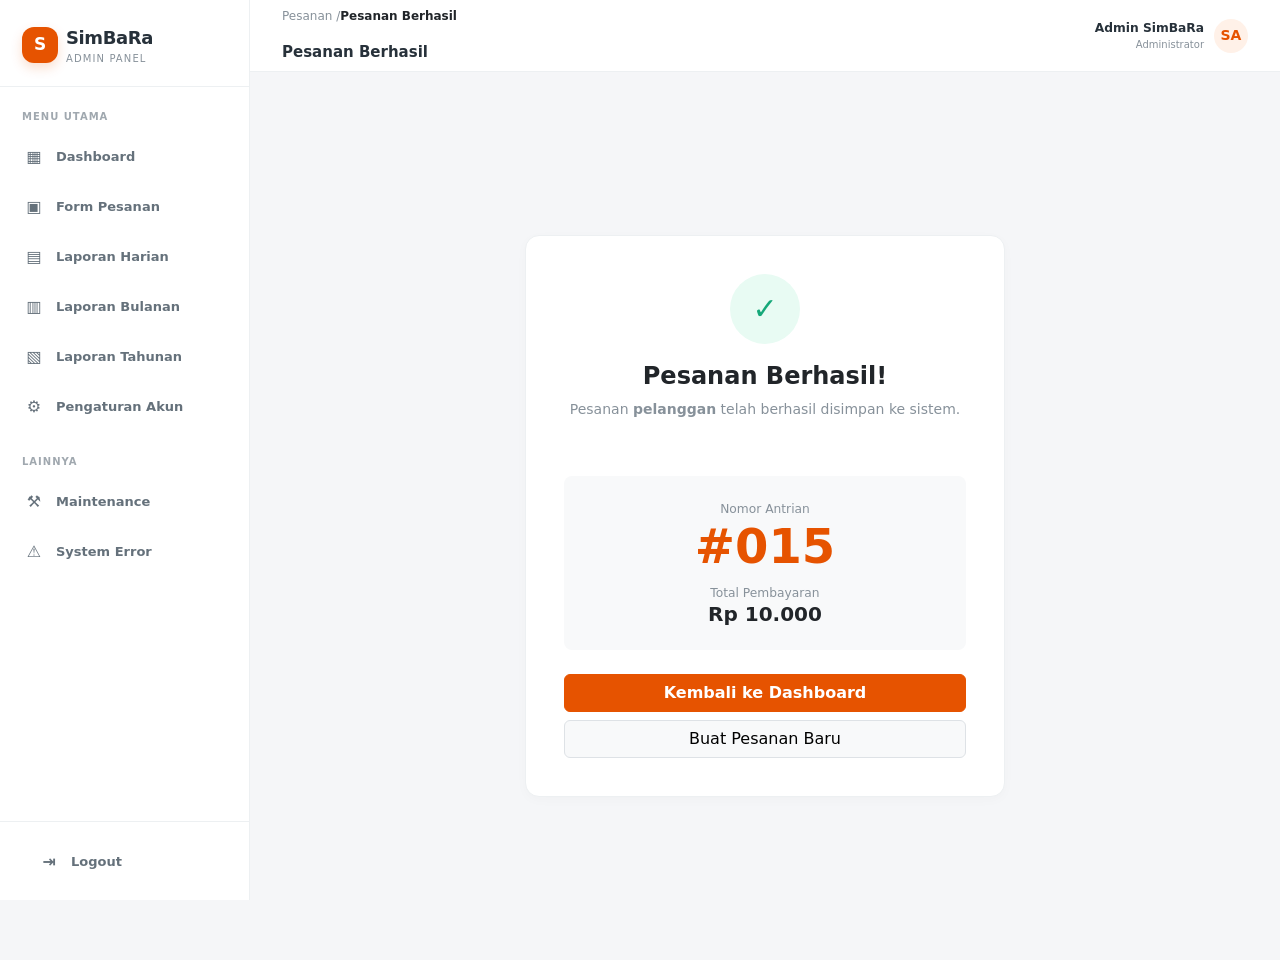
<file: pesanan-sukses.html>
<!doctype html><html lang="id"><head><meta charset="utf-8"><meta name="viewport" content="width=device-width,initial-scale=1"><title>Pesanan Berhasil — SimBaRa Admin</title><link href="https://cdn.jsdelivr.net/npm/bootstrap@5.3.3/dist/css/bootstrap.min.css" rel="stylesheet"><link href="assets/style.css" rel="stylesheet"></head><body><div class="app-shell"><aside class="sidebar" id="sidebar"><div class="brand d-flex align-items-center gap-2"><div class="brand-mark">S</div><div><div class="brand-name">SimBaRa</div><div class="brand-sub">ADMIN PANEL</div></div></div><div class="side-label">Menu Utama</div><a class="side-link " href="dashboard.html"><span class="nav-icon">▦</span>Dashboard</a><a class="side-link " href="pesanan.html"><span class="nav-icon">▣</span>Form Pesanan</a><a class="side-link " href="laporan-harian.html"><span class="nav-icon">▤</span>Laporan Harian</a><a class="side-link " href="laporan-bulanan.html"><span class="nav-icon">▥</span>Laporan Bulanan</a><a class="side-link " href="laporan-tahunan.html"><span class="nav-icon">▧</span>Laporan Tahunan</a><a class="side-link " href="akun.html"><span class="nav-icon">⚙</span>Pengaturan Akun</a><div class="side-label">Lainnya</div><a class="side-link" href="maintenance.html"><span class="nav-icon">⚒</span>Maintenance</a><a class="side-link" href="error.html"><span class="nav-icon">⚠</span>System Error</a><div class="sidebar-bottom"><a class="side-link mb-0" href="logout.html"><span class="nav-icon">⇥</span>Logout</a></div></aside><main class="main"><header class="topbar"><div class="d-flex align-items-center gap-3"><button class="btn btn-light border mobile-toggle" data-sidebar-toggle>☰</button><div><div class="breadcrumb">Pesanan / <strong class="text-dark">Pesanan Berhasil</strong></div><div class="top-title">Pesanan Berhasil</div></div></div><div class="user-chip"><div class="text-end d-none d-sm-block"><div class="fw-bold small">Admin SimBaRa</div><div class="text-muted" style="font-size:10px">Administrator</div></div><div class="avatar">SA</div></div></header><div class="content"><div class="message-wrap"><div class="card message-card" data-success-order><div class="message-icon" style="background:#e8fbf3;color:#16a879">✓</div><h1 class="h4 fw-bold">Pesanan Berhasil!</h1><p class="text-muted">Pesanan <strong data-success-customer>pelanggan</strong> telah berhasil disimpan ke sistem.</p><p class="small text-muted" data-success-detail></p><div class="bg-light rounded-3 p-4 my-4"><div class="text-muted small">Nomor Antrian</div><div class="display-5 fw-bold" style="color:var(--brand)">#015</div><div class="text-muted small mt-2">Total Pembayaran</div><div class="h5 fw-bold mb-0" data-success-total>Rp 10.000</div></div><a href="dashboard.html" class="btn btn-brand w-100">Kembali ke Dashboard</a><a href="pesanan.html" class="btn btn-light border w-100 mt-2">Buat Pesanan Baru</a></div></div></div></main></div><script src="https://cdn.jsdelivr.net/npm/bootstrap@5.3.3/dist/js/bootstrap.bundle.min.js"></script><script src="assets/app.js"></script></body></html>
</file>
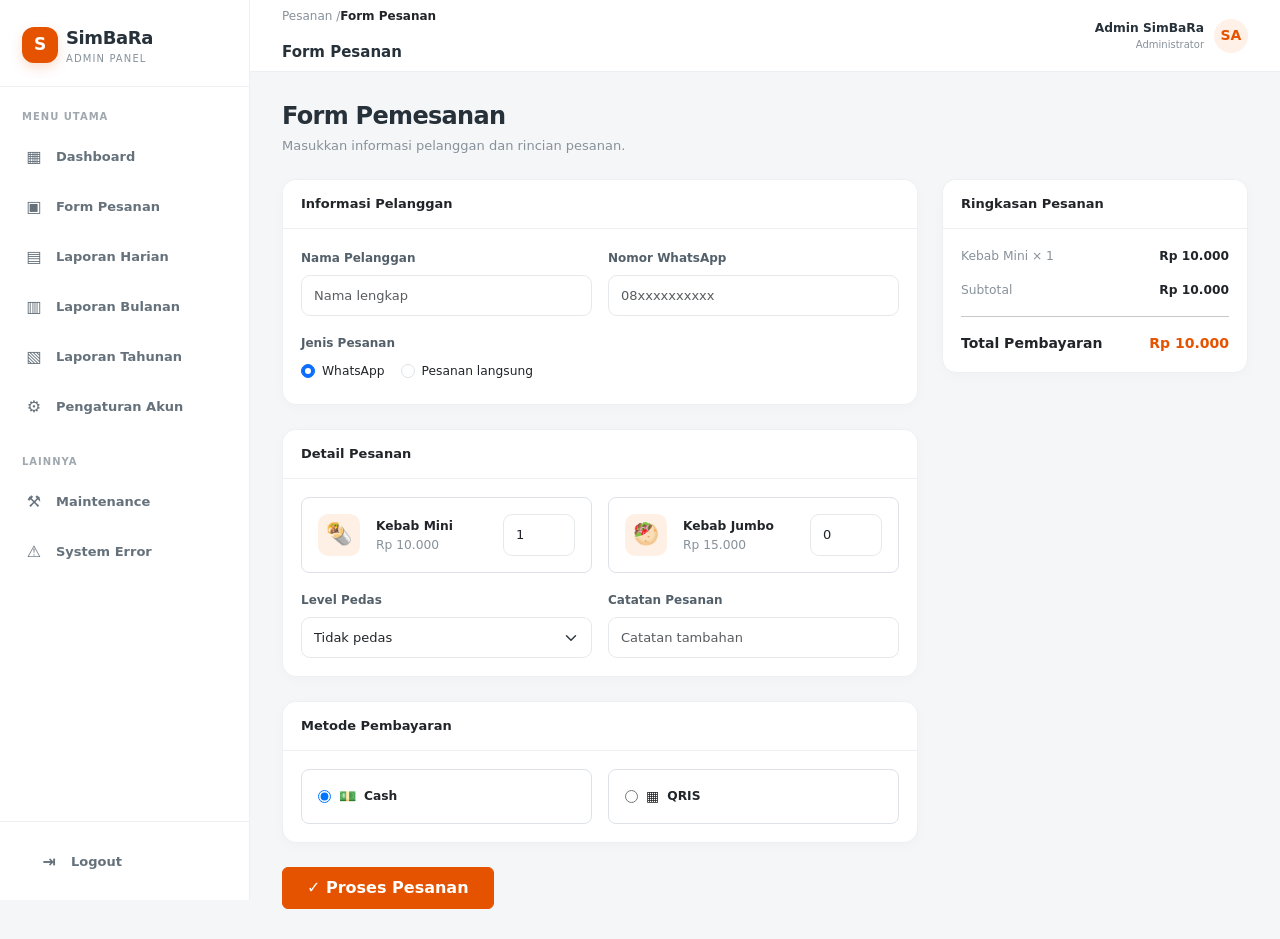
<file: pesanan.html>
<!doctype html><html lang="id"><head><meta charset="utf-8"><meta name="viewport" content="width=device-width,initial-scale=1"><title>Form Pesanan — SimBaRa Admin</title><link href="https://cdn.jsdelivr.net/npm/bootstrap@5.3.3/dist/css/bootstrap.min.css" rel="stylesheet"><link href="assets/style.css" rel="stylesheet"></head><body><div class="app-shell"><aside class="sidebar" id="sidebar"><div class="brand d-flex align-items-center gap-2"><div class="brand-mark">S</div><div><div class="brand-name">SimBaRa</div><div class="brand-sub">ADMIN PANEL</div></div></div><div class="side-label">Menu Utama</div><a class="side-link " href="dashboard.html"><span class="nav-icon">▦</span>Dashboard</a><a class="side-link " href="pesanan.html"><span class="nav-icon">▣</span>Form Pesanan</a><a class="side-link " href="laporan-harian.html"><span class="nav-icon">▤</span>Laporan Harian</a><a class="side-link " href="laporan-bulanan.html"><span class="nav-icon">▥</span>Laporan Bulanan</a><a class="side-link " href="laporan-tahunan.html"><span class="nav-icon">▧</span>Laporan Tahunan</a><a class="side-link " href="akun.html"><span class="nav-icon">⚙</span>Pengaturan Akun</a><div class="side-label">Lainnya</div><a class="side-link" href="maintenance.html"><span class="nav-icon">⚒</span>Maintenance</a><a class="side-link" href="error.html"><span class="nav-icon">⚠</span>System Error</a><div class="sidebar-bottom"><a class="side-link mb-0" href="logout.html"><span class="nav-icon">⇥</span>Logout</a></div></aside><main class="main"><header class="topbar"><div class="d-flex align-items-center gap-3"><button class="btn btn-light border mobile-toggle" data-sidebar-toggle>☰</button><div><div class="breadcrumb">Pesanan / <strong class="text-dark">Form Pesanan</strong></div><div class="top-title">Form Pesanan</div></div></div><div class="user-chip"><div class="text-end d-none d-sm-block"><div class="fw-bold small">Admin SimBaRa</div><div class="text-muted" style="font-size:10px">Administrator</div></div><div class="avatar">SA</div></div></header><div class="content"><div class="page-heading"><div><h1>Form Pemesanan</h1><p>Masukkan informasi pelanggan dan rincian pesanan.</p></div></div><div class="row g-4"><div class="col-xl-8"><form action="pesanan-sukses.html" data-order-form><section class="card mb-4"><div class="card-header"><h2 class="card-title">Informasi Pelanggan</h2></div><div class="card-body"><div class="row g-3"><div class="col-md-6"><label class="form-label">Nama Pelanggan</label><input class="form-control" placeholder="Nama lengkap" data-customer-name required></div><div class="col-md-6"><label class="form-label">Nomor WhatsApp</label><input class="form-control" placeholder="08xxxxxxxxxx"></div><div class="col-12"><label class="form-label">Jenis Pesanan</label><div class="d-flex gap-3"><div class="form-check"><input class="form-check-input" type="radio" name="jenis" checked><label class="form-check-label small">WhatsApp</label></div><div class="form-check"><input class="form-check-input" type="radio" name="jenis"><label class="form-check-label small">Pesanan langsung</label></div></div></div></div></div></section><section class="card mb-4"><div class="card-header"><h2 class="card-title">Detail Pesanan</h2></div><div class="card-body"><div class="row g-3"><div class="col-md-6"><div class="d-flex align-items-center gap-3 p-3 border rounded-3"><div class="product-thumb">🌯</div><div class="flex-grow-1"><b class="small">Kebab Mini</b><div class="text-muted small">Rp 10.000</div></div><input type="number" min="0" value="1" class="form-control" style="width:72px" data-product-qty data-name="Kebab Mini" data-price="10000"></div></div><div class="col-md-6"><div class="d-flex align-items-center gap-3 p-3 border rounded-3"><div class="product-thumb">🥙</div><div class="flex-grow-1"><b class="small">Kebab Jumbo</b><div class="text-muted small">Rp 15.000</div></div><input type="number" min="0" value="0" class="form-control" style="width:72px" data-product-qty data-name="Kebab Jumbo" data-price="15000"></div></div><div class="col-md-6"><label class="form-label">Level Pedas</label><select class="form-select"><option>Tidak pedas</option><option>Sedang</option><option>Pedas</option><option>Ekstra pedas</option></select></div><div class="col-md-6"><label class="form-label">Catatan Pesanan</label><input class="form-control" placeholder="Catatan tambahan"></div></div></div></section><section class="card mb-4"><div class="card-header"><h2 class="card-title">Metode Pembayaran</h2></div><div class="card-body"><div class="row g-3"><div class="col-md-6"><label class="border rounded-3 p-3 d-flex gap-2 align-items-center"><input type="radio" name="bayar" checked> 💵 <span class="small fw-semibold">Cash</span></label></div><div class="col-md-6"><label class="border rounded-3 p-3 d-flex gap-2 align-items-center"><input type="radio" name="bayar"> ▦ <span class="small fw-semibold">QRIS</span></label></div></div></div></section><button class="btn btn-brand px-4 py-2">✓ Proses Pesanan</button></form></div><div class="col-xl-4"><section class="card mb-4"><div class="card-header"><h2 class="card-title">Ringkasan Pesanan</h2></div><div class="card-body"><div class="d-flex justify-content-between small mb-3"><span class="text-muted" data-order-detail>Kebab Mini × 1</span><b data-order-subtotal>Rp 10.000</b></div><div class="d-flex justify-content-between small mb-3"><span class="text-muted">Subtotal</span><b>Rp 10.000</b></div><hr><div class="d-flex justify-content-between"><b>Total Pembayaran</b><b style="color:var(--brand)" data-order-total>Rp 10.000</b></div></div></section></div></div></div></main></div><script src="https://cdn.jsdelivr.net/npm/bootstrap@5.3.3/dist/js/bootstrap.bundle.min.js"></script><script src="assets/app.js"></script></body></html>
</file>
<file: assets/style.css>
:root{--brand:#e65300;--brand-dark:#c94700;--brand-soft:#fff1e8;--ink:#27313a;--muted:#87919a;--line:#edf0f2;--surface:#fff;--canvas:#f5f6f8;--success:#16a879;--navy:#202b3c}
*{box-sizing:border-box}body{background:var(--canvas);color:var(--ink);font-family:Inter,system-ui,-apple-system,"Segoe UI",sans-serif;font-size:14px}
a{text-decoration:none}.app-shell{min-height:100vh}.sidebar{width:250px;background:#fff;border-right:1px solid var(--line);position:fixed;inset:0 auto 0 0;z-index:1030;display:flex;flex-direction:column}
.brand{padding:24px 22px 20px;border-bottom:1px solid var(--line)}.brand-mark{width:36px;height:36px;border-radius:12px;background:var(--brand);color:#fff;display:grid;place-items:center;font-weight:800;font-size:17px;box-shadow:0 5px 12px #e6530030}.brand-name{font-weight:800;font-size:18px;letter-spacing:-.4px}.brand-sub{font-size:10px;letter-spacing:1.1px;color:var(--muted)}
.side-label{padding:22px 22px 8px;color:#a0a8af;font-size:10px;font-weight:700;letter-spacing:1px;text-transform:uppercase}
.side-link{margin:2px 12px;padding:11px 12px;border-radius:9px;color:#65717b;display:flex;align-items:center;gap:12px;font-size:13px;font-weight:600;transition:.18s}
.side-link:hover{background:#fff5ef;color:var(--brand)}.side-link.active{background:var(--brand-soft);color:var(--brand)}.side-link .nav-icon{width:20px;text-align:center;font-size:16px}
.sidebar-bottom{margin-top:auto;padding:15px;border-top:1px solid var(--line)}
.main{margin-left:250px;min-height:100vh}.topbar{height:72px;background:#fff;border-bottom:1px solid var(--line);display:flex;align-items:center;justify-content:space-between;padding:0 32px;position:sticky;top:0;z-index:1020}
.breadcrumb{font-size:12px;color:var(--muted)}.top-title{font-weight:700;font-size:15px}.user-chip{display:flex;align-items:center;gap:10px}.avatar{width:34px;height:34px;border-radius:50%;display:grid;place-items:center;background:var(--brand-soft);color:var(--brand);font-weight:800}
.content{padding:30px 32px;max-width:1500px;margin:auto}.page-heading{display:flex;justify-content:space-between;align-items:flex-start;gap:15px;margin-bottom:24px}.page-heading h1{font-size:24px;font-weight:750;letter-spacing:-.7px;margin:0 0 5px}.page-heading p{color:var(--muted);font-size:13px;margin:0}
.card{border:1px solid var(--line);border-radius:14px;background:#fff;box-shadow:0 3px 12px #26323806}.card-header{background:#fff;border-bottom:1px solid var(--line);padding:16px 18px;border-radius:14px 14px 0 0!important}.card-body{padding:18px}.card-title{font-size:13px;font-weight:700;margin:0}.text-muted{color:var(--muted)!important}.btn-brand{background:var(--brand);border-color:var(--brand);color:#fff;font-weight:650}.btn-brand:hover{background:var(--brand-dark);border-color:var(--brand-dark);color:#fff}.btn-soft{background:var(--brand-soft);color:var(--brand);border:1px solid #ffdfcd}.form-label{font-size:12px;font-weight:650;color:#53606a}.form-control,.form-select{font-size:13px;border-color:#e6e9ec;border-radius:9px;padding:10px 12px}.form-control:focus,.form-select:focus{border-color:#f4a274;box-shadow:0 0 0 .2rem #e6530015}
.stat-card{padding:18px}.stat-label{font-size:11px;color:var(--muted);font-weight:600}.stat-value{font-size:22px;font-weight:800;letter-spacing:-.5px;margin:8px 0 3px}.stat-icon{width:38px;height:38px;border-radius:11px;background:var(--brand-soft);color:var(--brand);display:grid;place-items:center;font-size:17px}
.badge-soft{background:#e9f9f2;color:var(--success);font-weight:650}.badge-orange{background:var(--brand-soft);color:var(--brand);font-weight:650}
.table{font-size:12px;vertical-align:middle}.table thead th{font-size:10px;text-transform:uppercase;letter-spacing:.5px;color:#89939b;font-weight:700;border-bottom-color:var(--line);padding:12px}.table td{padding:13px 12px;border-color:#f0f2f4}
.product-thumb{width:42px;height:42px;border-radius:10px;background:#fff0e5;display:grid;place-items:center;font-size:21px}
.chart-bars{height:190px;display:flex;align-items:end;gap:12px;padding:16px 8px 0;border-bottom:1px solid var(--line)}.chart-col{flex:1;height:100%;display:flex;flex-direction:column;justify-content:end;align-items:center;gap:7px}.chart-bar{width:min(100%,28px);border-radius:6px 6px 2px 2px;background:var(--brand);min-height:8px}.chart-bar.blue{background:#4f46e5}.chart-bar.green{background:#16894b}.chart-label{font-size:10px;color:var(--muted)}
.progress{height:7px;background:#f0f2f4;border-radius:20px}.progress-bar{background:var(--brand);border-radius:20px}
.auth-page{min-height:100vh;background:linear-gradient(135deg,#d94a00,#f47721);display:grid;place-items:center;padding:24px}.auth-card{width:min(420px,100%);border:0;border-radius:18px;box-shadow:0 20px 55px #69250035;overflow:hidden}.auth-brand{padding:30px 30px 18px;color:#fff}.auth-brand h1{font-size:24px;font-weight:800;margin:16px 0 4px}.auth-panel{background:#fff;border-radius:18px 18px 0 0;padding:28px 30px 30px}
.splash-page{min-height:100vh;background:#f5f6f8;display:grid;place-items:center;position:relative}.splash-logo{font-size:40px;color:var(--brand);font-weight:750;letter-spacing:-1px}.splash-next{position:absolute;right:32px;bottom:32px;width:44px;height:44px;border-radius:50%;display:grid;place-items:center;background:var(--brand);color:white;font-size:20px}
.message-wrap{min-height:calc(100vh - 72px);display:grid;place-items:center;padding:30px}.message-card{width:min(480px,100%);text-align:center;padding:38px}.message-icon{width:70px;height:70px;border-radius:50%;display:grid;place-items:center;margin:0 auto 18px;font-size:30px;background:var(--brand-soft);color:var(--brand)}.message-icon.error{background:#fff0f0;color:#dc3545}
.qr-placeholder{width:130px;height:130px;margin:12px auto;background:repeating-conic-gradient(#222 0 25%,#fff 0 50%) 0/12px 12px;border:8px solid white;outline:1px dashed #f0a16c}
.mobile-toggle{display:none}
@media(max-width:991px){.sidebar{transform:translateX(-100%);transition:.2s}.sidebar.show{transform:translateX(0)}.main{margin-left:0}.mobile-toggle{display:inline-flex}.topbar{padding:0 18px}.content{padding:22px 18px}}
@media(max-width:575px){.content{padding:18px 12px}.topbar{height:62px}.page-heading{flex-direction:column}.page-heading h1{font-size:21px}.stat-value{font-size:19px}}
</file>
